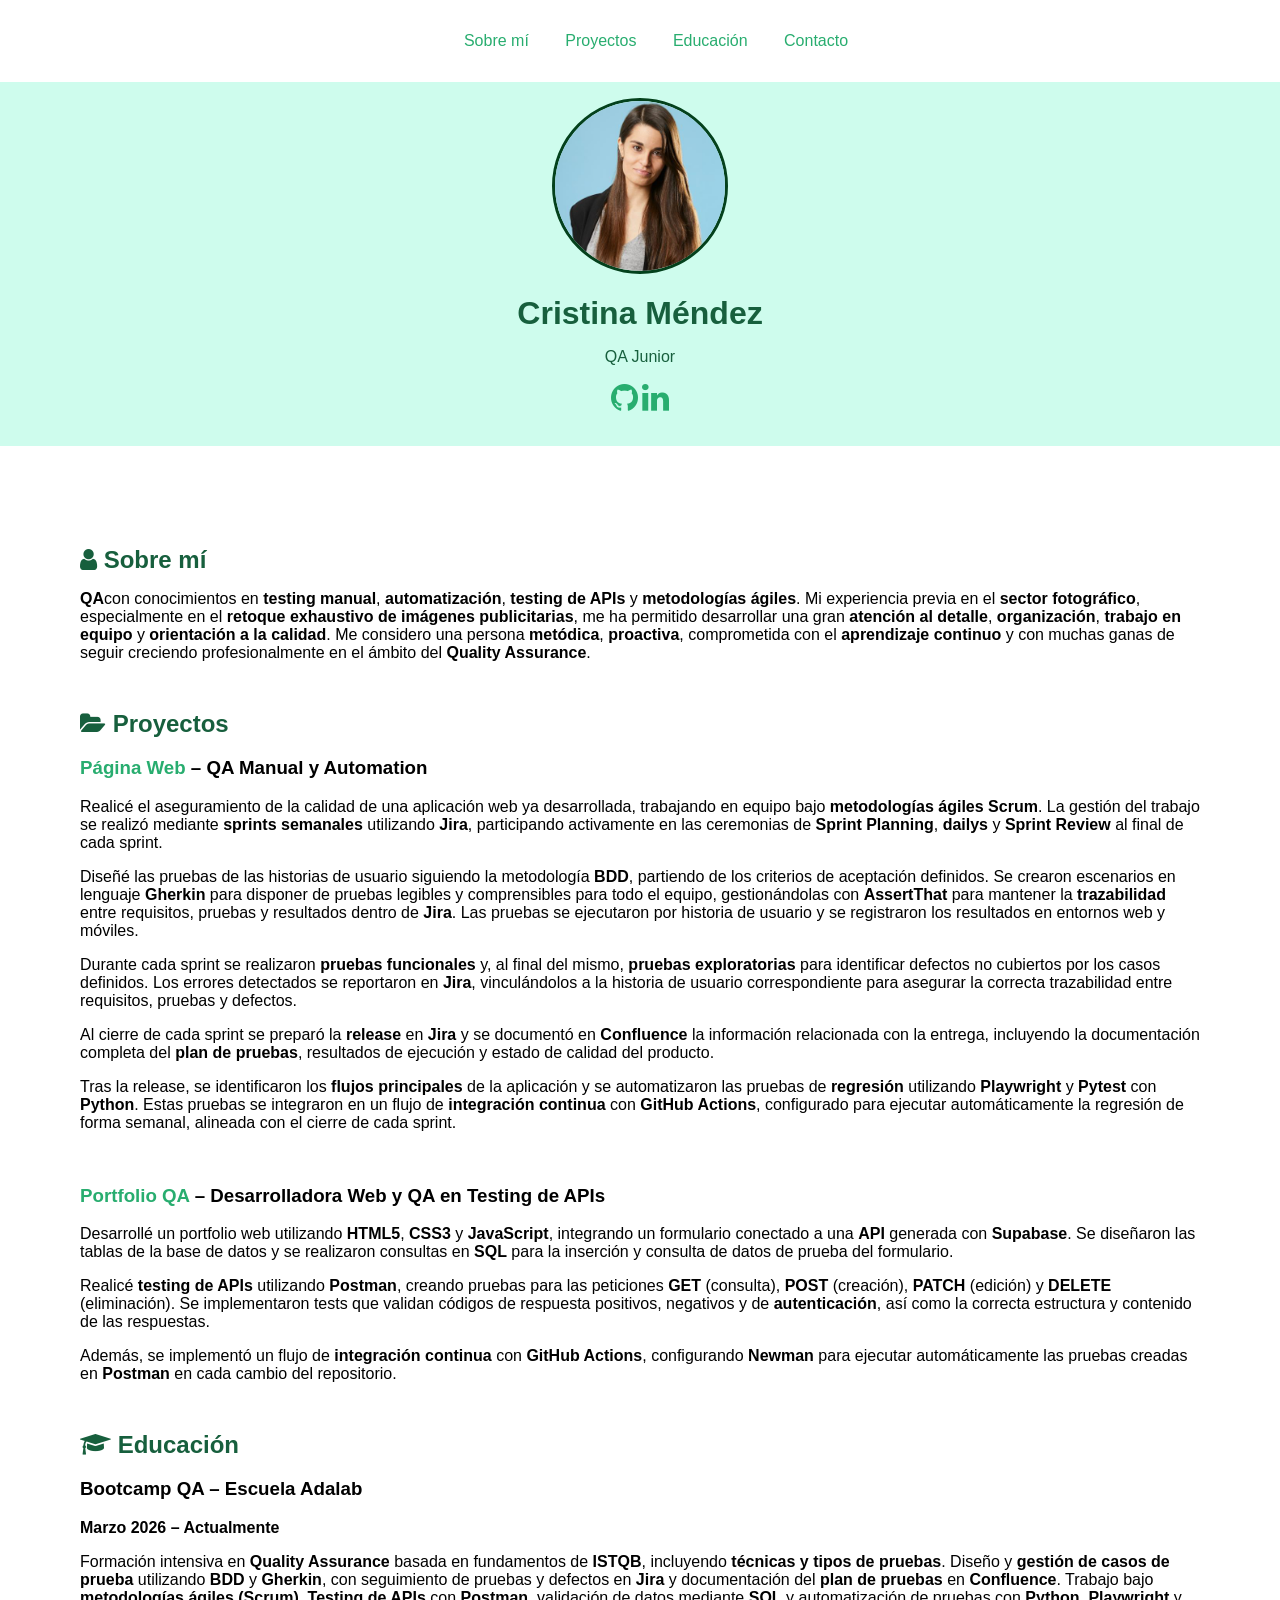
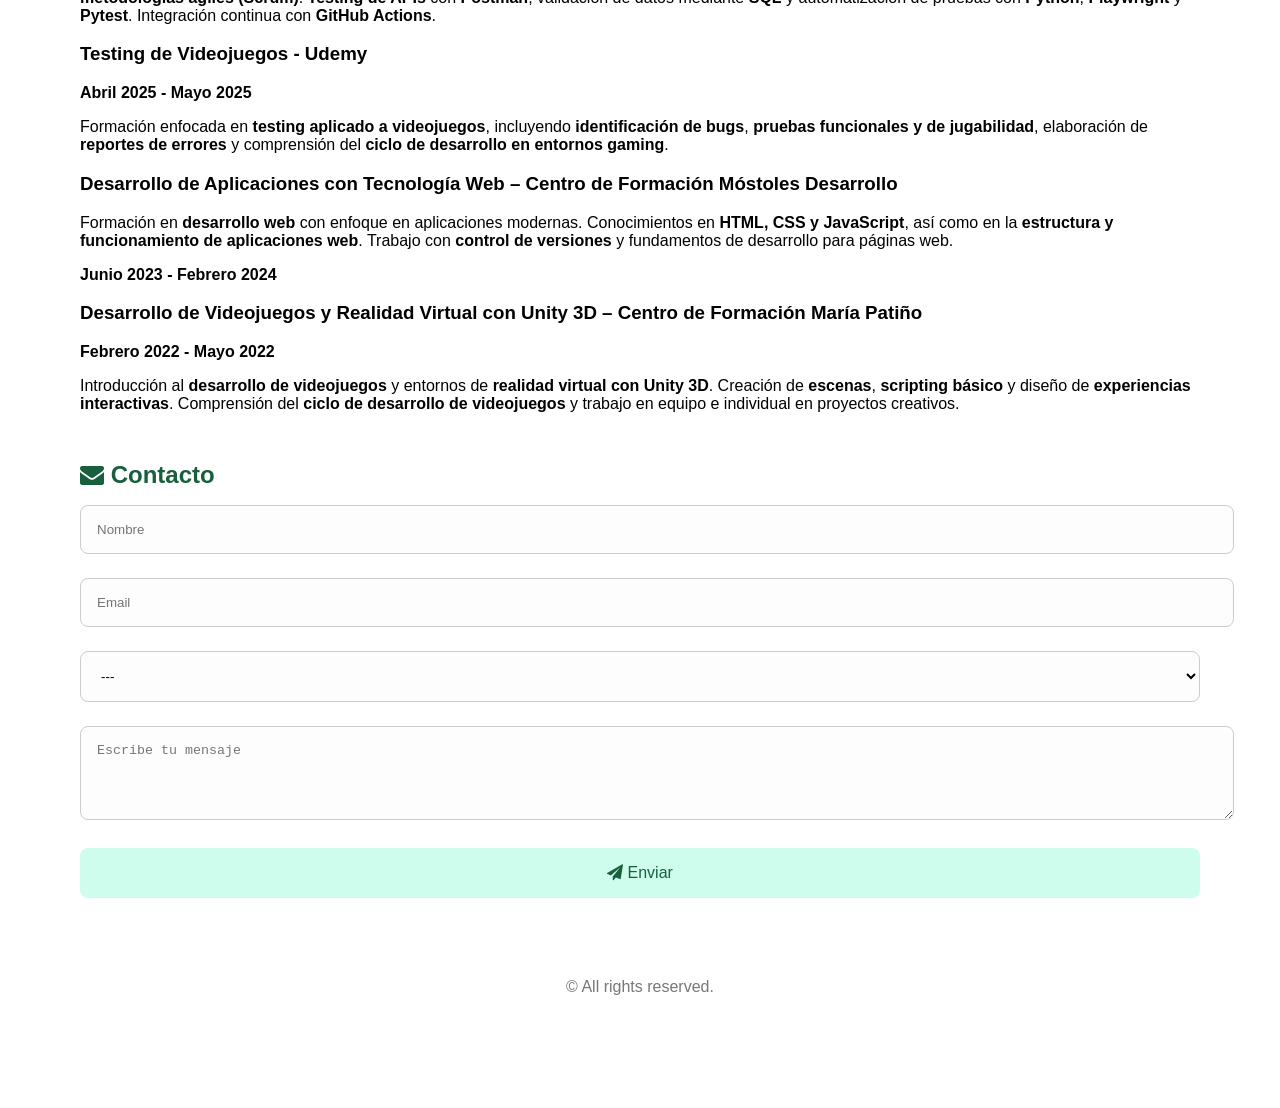
<file: index.html>
<!DOCTYPE html>
<html lang="es">

<head>
  <meta charset="UTF-8" />
  <meta name="viewport" content="width=device-width, initial-scale=1.0" />
  <meta name="description" content="Portfolio Cristina Méndez QA" />
  <meta name="author" content="Cristina Méndez" />
  <title>Cristina Méndez - Portfolio</title>
  <link href="style.css" rel="stylesheet" />
  <!-- Importar Font Awesome para los iconos -->
  <link rel="stylesheet" href="https://cdnjs.cloudflare.com/ajax/libs/font-awesome/4.7.0/css/font-awesome.min.css" />
</head>

<body>
        <!-- Menú de navegación -->
  <nav>
      <ul>
        <li><a id="menusobremi" href="#sobremi">Sobre mí</a></li>
        <li><a id="menuproyectos" href="#proyectos">Proyectos</a></li>
        <li><a id="menueducacion" href="#educacion">Educación</a></li>
        <li><a id="menucontacto" href="#contacto">Contacto</a></li>
      </ul>
    </nav>
  <header>
    <img id="foto-perfil" src="img/img-01.png" alt="Mi foto de CV">
    <h1 id="minombre">Cristina Méndez</h1>
    <p id="titulo">QA Junior</p>
    <p>
      <a id="linkgithub" href="https://github.com/CrisMendezQAOrganization" title="GitHub"
        class="fa fa-github fa-2x" aria-label="GitHub"></a>
      <a id="linklinkedin" href="https://www.linkedin.com/in/crismendezvalhondo/" title="LinkedIn"
        class="fa fa-linkedin fa-2x" aria-label="LinkedIn"></a>
    </p>
  </header>
  <main>
    <section id="sobremi">
      <h2 id="titulosobremi">
        <i class="fa fa-user"></i> Sobre mí
      </h2>
<p>
  <p><strong>QA</strong>con conocimientos en <strong>testing manual</strong>, <strong>automatización</strong>, <strong>testing de APIs</strong> y <strong>metodologías ágiles</strong>. Mi experiencia previa en el <strong>sector fotográfico</strong>, especialmente en el <strong>retoque exhaustivo de imágenes publicitarias</strong>, me ha permitido desarrollar una gran <strong>atención al detalle</strong>, <strong>organización</strong>, <strong>trabajo en equipo</strong> y <strong>orientación a la calidad</strong>. Me considero una persona <strong>metódica</strong>, <strong>proactiva</strong>, comprometida con el <strong>aprendizaje continuo</strong> y con muchas ganas de seguir creciendo profesionalmente en el ámbito del <strong>Quality Assurance</strong>.</p>
</p>

    </section>

    <section id="proyectos">
      <h2 id="tituloproyectos">
        <i class="fa fa-folder-open"></i> Proyectos
      </h2>

      <h3>
        <a id="linkproyectoapi" href="https://bootcampqa-equipo1.atlassian.net/jira/software/projects/SCRUM/boards/1" target="_blank">Página Web</a>
        – QA Manual y Automation
      </h3>
      <p>
  Realicé el aseguramiento de la calidad de una aplicación web ya desarrollada,
  trabajando en equipo bajo <strong>metodologías ágiles Scrum</strong>. La gestión del
  trabajo se realizó mediante <strong>sprints semanales</strong> utilizando
  <strong>Jira</strong>, participando activamente en las ceremonias de
  <strong>Sprint Planning</strong>, <strong>dailys</strong> y <strong>Sprint Review</strong>
  al final de cada sprint.
</p>

<p>
  Diseñé las pruebas de las historias de usuario siguiendo la metodología
  <strong>BDD</strong>, partiendo de los criterios de aceptación definidos. Se crearon
  escenarios en lenguaje <strong>Gherkin</strong> para disponer de pruebas legibles y
  comprensibles para todo el equipo, gestionándolas con <strong>AssertThat</strong> para
  mantener la <strong>trazabilidad</strong> entre requisitos, pruebas y resultados dentro
  de <strong>Jira</strong>. Las pruebas se ejecutaron por historia de usuario y se
  registraron los resultados en entornos web y móviles.
</p>

<p>
  Durante cada sprint se realizaron <strong>pruebas funcionales</strong> y, al final del
  mismo, <strong>pruebas exploratorias</strong> para identificar defectos no cubiertos por
  los casos definidos. Los errores detectados se reportaron en <strong>Jira</strong>,
  vinculándolos a la historia de usuario correspondiente para asegurar la correcta
  trazabilidad entre requisitos, pruebas y defectos.
</p>

<p>
  Al cierre de cada sprint se preparó la <strong>release</strong> en <strong>Jira</strong>
  y se documentó en <strong>Confluence</strong> la información relacionada con la entrega,
  incluyendo la documentación completa del <strong>plan de pruebas</strong>, resultados
  de ejecución y estado de calidad del producto.
</p>

<p>
  Tras la release, se identificaron los <strong>flujos principales</strong> de la
  aplicación y se automatizaron las pruebas de <strong>regresión</strong> utilizando
  <strong>Playwright</strong> y <strong>Pytest</strong> con <strong>Python</strong>. Estas
  pruebas se integraron en un flujo de <strong>integración continua</strong> con
  <strong>GitHub Actions</strong>, configurado para ejecutar automáticamente la regresión
  de forma semanal, alineada con el cierre de cada sprint.
</p>
<br>
      <h3>
        <a id="linkproyectoportafolio" href="https://github.com/CrisMendezQAOrganization/portfolio-qa">Portfolio QA</a>
        – Desarrolladora Web y QA en Testing de APIs
      </h3>
     <p>
  Desarrollé un portfolio web utilizando <strong>HTML5</strong>, <strong>CSS3</strong> y
  <strong>JavaScript</strong>, integrando un formulario conectado a una
  <strong>API</strong> generada con <strong>Supabase</strong>. Se diseñaron las tablas
  de la base de datos y se realizaron consultas en <strong>SQL</strong> para la
  inserción y consulta de datos de prueba del formulario.
</p>

<p>
  Realicé <strong>testing de APIs</strong> utilizando <strong>Postman</strong>, creando
  pruebas para las peticiones <strong>GET</strong> (consulta),
  <strong>POST</strong> (creación), <strong>PATCH</strong> (edición) y
  <strong>DELETE</strong> (eliminación). Se implementaron tests que validan códigos de
  respuesta positivos, negativos y de <strong>autenticación</strong>, así como la
  correcta estructura y contenido de las respuestas.
</p>

<p>
  Además, se implementó un flujo de <strong>integración continua</strong> con
  <strong>GitHub Actions</strong>, configurando <strong>Newman</strong> para ejecutar
  automáticamente las pruebas creadas en <strong>Postman</strong> en cada cambio del
  repositorio.
</p>
      
    </section>

    <section id="educacion">
      <h2 id="tituloeducacion">
        <i class="fa fa-graduation-cap"></i> Educación
      </h2>

      <h3>Bootcamp QA – Escuela Adalab</h3>
<p><strong>Marzo 2026 – Actualmente</strong></p>
<p>
  Formación intensiva en <strong>Quality Assurance</strong> basada en fundamentos de
  <strong>ISTQB</strong>, incluyendo <strong>técnicas y tipos de pruebas</strong>.
  Diseño y <strong>gestión de casos de prueba</strong> utilizando
  <strong>BDD</strong> y <strong>Gherkin</strong>, con seguimiento de pruebas y defectos
  en <strong>Jira</strong> y documentación del <strong>plan de pruebas</strong> en
  <strong>Confluence</strong>. Trabajo bajo <strong>metodologías ágiles (Scrum)</strong>.
  <strong>Testing de APIs</strong> con <strong>Postman</strong>, validación de datos
  mediante <strong>SQL</strong> y automatización de pruebas con <strong>Python</strong>,
  <strong>Playwright</strong> y <strong>Pytest</strong>. Integración continua con
  <strong>GitHub Actions</strong>.
</p>

      <h3>Testing de Videojuegos - Udemy</h3>
      <p><strong>Abril 2025 - Mayo 2025</strong></p>
      <p>Formación enfocada en <strong>testing aplicado a videojuegos</strong>, incluyendo <strong>identificación de bugs</strong>, <strong>pruebas funcionales y de jugabilidad</strong>, elaboración de <strong>reportes de errores</strong> y comprensión del <strong>ciclo de desarrollo en entornos gaming</strong>.</p>
      <h3>Desarrollo de Aplicaciones con Tecnología Web – Centro de Formación Móstoles Desarrollo </h3>
      <p>Formación en <strong>desarrollo web</strong> con enfoque en aplicaciones modernas. Conocimientos en <strong>HTML, CSS y JavaScript</strong>, así como en la <strong>estructura y funcionamiento de aplicaciones web</strong>. Trabajo con <strong>control de versiones</strong> y fundamentos de desarrollo para páginas web.</p>
      <p><strong>Junio 2023 - Febrero 2024</strong></p>
      <h3>Desarrollo de Videojuegos y Realidad Virtual con Unity 3D – Centro de Formación María Patiño</h3>
      <p><strong>Febrero 2022 - Mayo 2022</strong></p>
      <p>Introducción al <strong>desarrollo de videojuegos</strong> y entornos de <strong>realidad virtual con Unity 3D</strong>. Creación de <strong>escenas</strong>, <strong>scripting básico</strong> y diseño de <strong>experiencias interactivas</strong>. Comprensión del <strong>ciclo de desarrollo de videojuegos</strong> y trabajo en equipo e individual en proyectos creativos.</p>
    </section>

<section id="contacto">
  <h2 id="titulocontacto">
    <i class="fa fa-envelope"></i> Contacto
  </h2>
  <form id="contactForm" onsubmit="return enviarFormulario(event)">
    <input id="nombre" type="text" placeholder="Nombre" />
    <input id="email" type="email" placeholder="Email" required/>
    <select id="asunto"required>
      <option value="">---</option>
      <option value="info">Información</option>
      <option value="job">Oferta Trabajo</option>
      <option value="other">Otro</option>
    </select>
    <textarea id="mensaje" rows="4" placeholder="Escribe tu mensaje" maxlength="500" required></textarea>
    <button id="enviar" type="submit">
      <i class="fa fa-paper-plane"></i> Enviar
    </button>
  </form>
  <p id="formMessage"></p>
</section>


  <footer>
    <p>&copy; All rights reserved.</p>
  </footer>
</body>
<script src="script.js" defer></script>
</html>
</file>
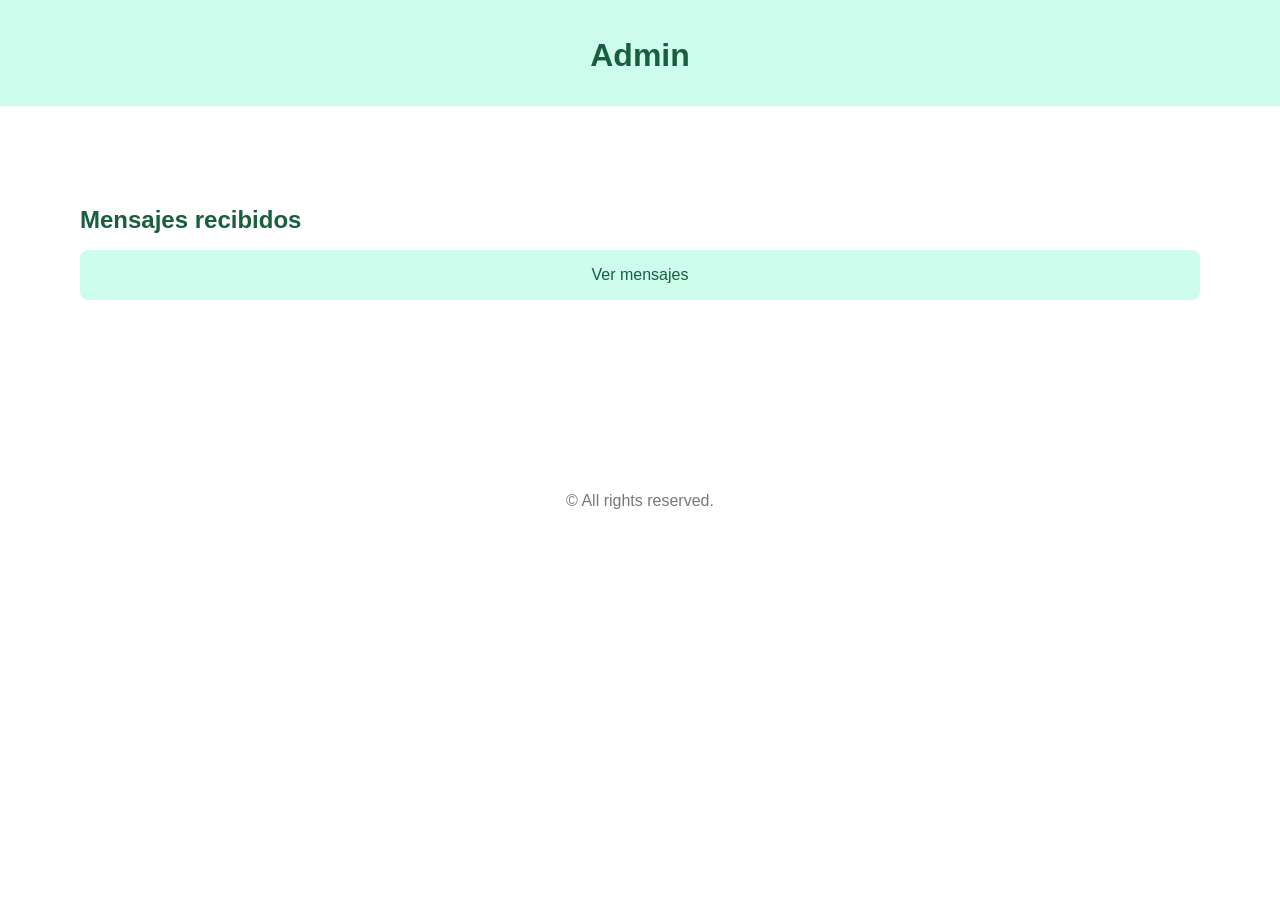
<file: admin.html>
<!DOCTYPE html>
<html lang="es">
<head>
  <meta charset="UTF-8">
  <title>Admin - Mensajes</title>
  <link rel="stylesheet" href="style.css">
</head>
<body>

<header>
  <h1>Admin</h1>
</header>

<main>
  <section id="admin">
    <h2>Mensajes recibidos</h2>
    <button id="verMensajes" onclick="mostrarDatos()">Ver mensajes</button>

    <table id="formsTable">

    </table>

    <p id="status"></p>
  </section>
</main>

<footer>
    <p>&copy; All rights reserved.</p>
</footer>

<script src="script.js"></script>

</body>
</html>
</file>
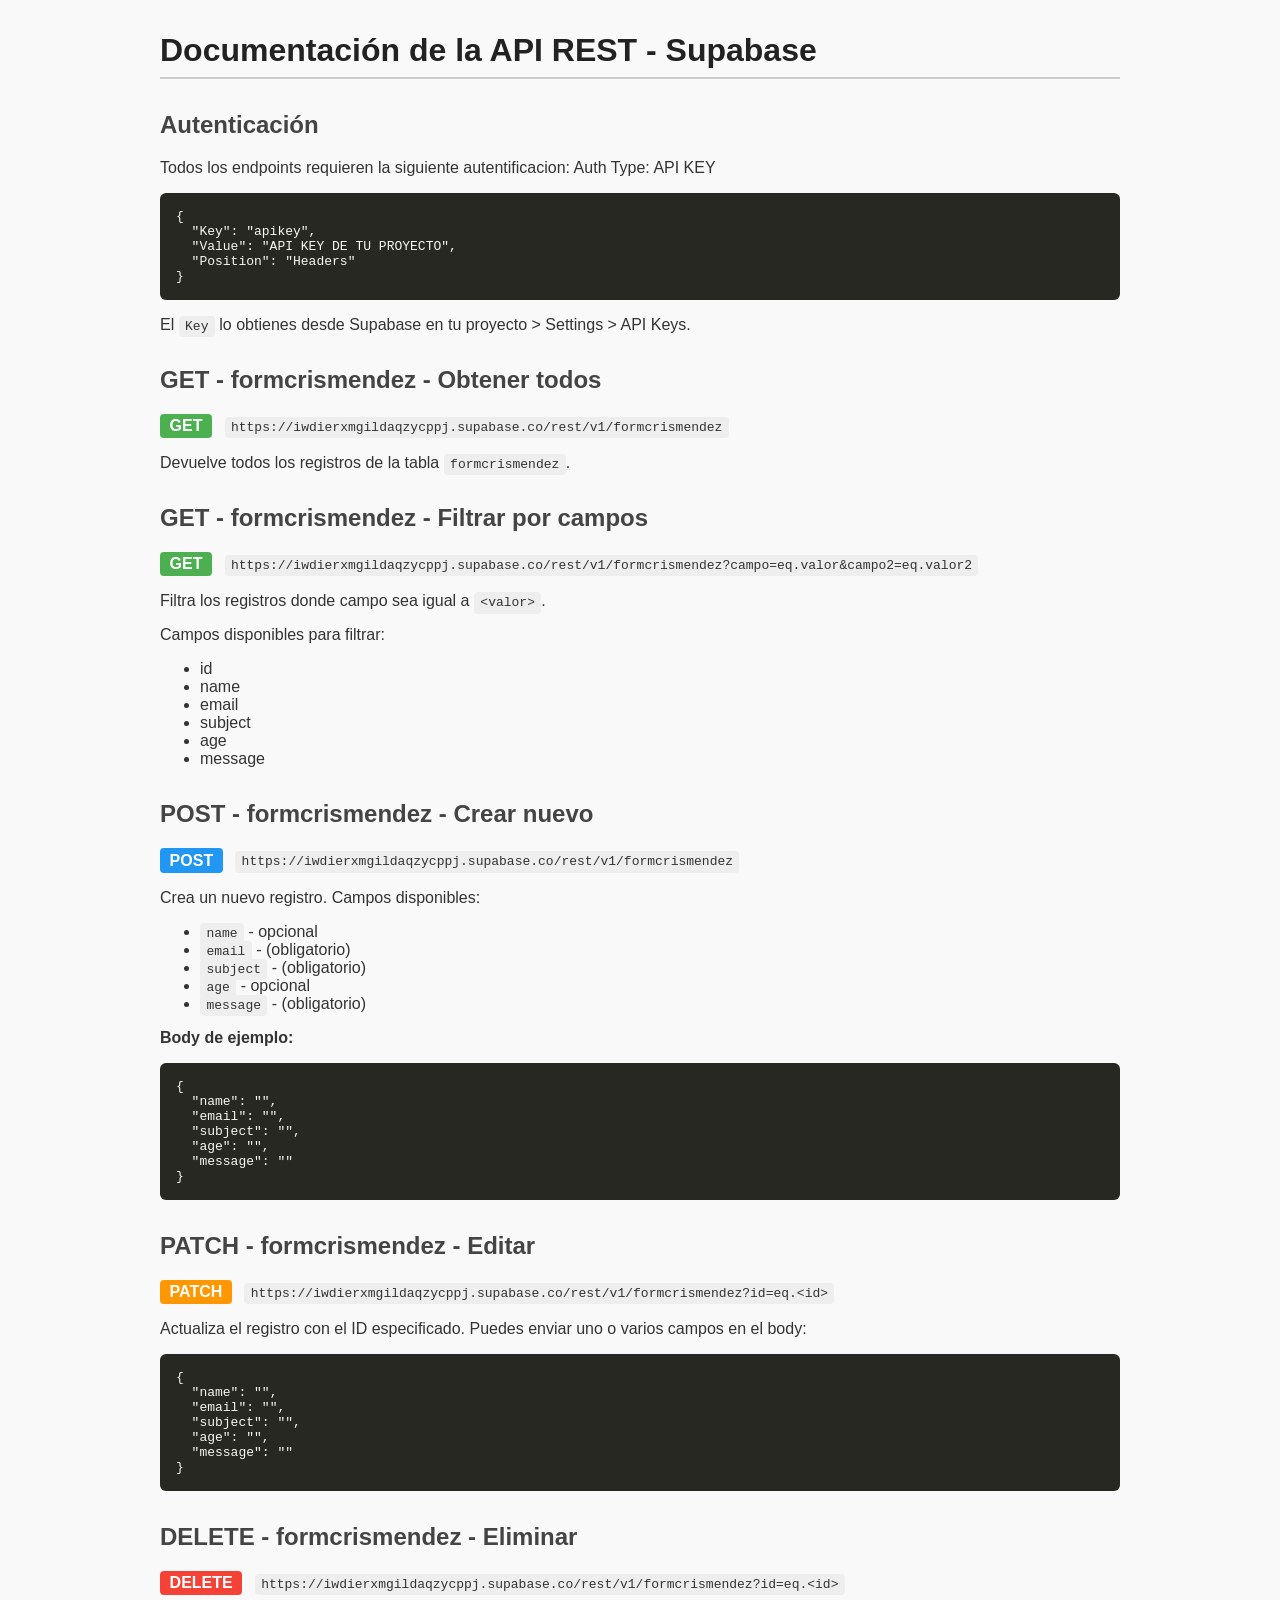
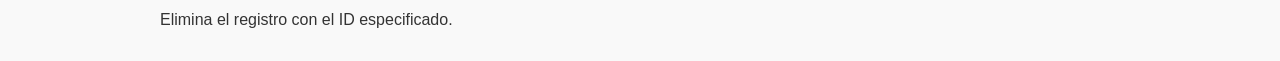
<file: apidoc.html>
<!DOCTYPE html>
<!-- saved from url=(0067)https://bootcamp-qa.github.io/ReportGenerator/documentacionapi.html -->
<html lang="es"><head><meta http-equiv="Content-Type" content="text/html; charset=UTF-8">
  
  <title>Documentación API Supabase</title>
  <style>
    body {
      font-family: 'Segoe UI', sans-serif;
      margin: 2rem auto;
      max-width: 960px;
      background: #f9f9f9;
      color: #333;
    }
    h1 { color: #222; border-bottom: 2px solid #ccc; padding-bottom: 0.5rem; }
    h2 { margin-top: 2rem; color: #444; }
    code { background: #eee; padding: 0.2rem 0.4rem; border-radius: 4px; }
    pre {
      background: #272822;
      color: #f8f8f2;
      padding: 1rem;
      border-radius: 6px;
      overflow-x: auto;
    }
    .method {
      display: inline-block;
      font-weight: bold;
      padding: 0.2rem 0.6rem;
      border-radius: 4px;
      margin-right: 0.5rem;
      color: white;
    }
    .GET { background: #4caf50; }
    .POST { background: #2196f3; }
    .PATCH { background: #ff9800; }
    .DELETE { background: #f44336; }

    label {
      display: block;
      margin-top: 1rem;
      font-weight: bold;
    }
    input[type=text] {
      width: 100%;
      padding: 0.5rem;
      font-size: 1rem;
      margin-top: 0.3rem;
      box-sizing: border-box;
    }
    button {
      margin-top: 1.5rem;
      padding: 0.6rem 1rem;
      font-size: 1rem;
      cursor: pointer;
    }
  </style>
</head>
<body>

<h1>Documentación de la API REST - Supabase</h1>

<form id="form" onsubmit="return false;" style="display: none;">
  <label for="tableName">Nombre de la tabla:</label>
  <input type="text" id="tableName" placeholder="clientes" required="">

  <label for="columns">Columnas (separadas por coma, * indica obligatorio):</label>
  <input type="text" id="columns" placeholder="nombre, telefono*, correo*" required="">

  <label for="baseUrl">Base URL:</label>
  <input type="text" id="baseUrl" placeholder="https://proyecto.supabase.co" required="">

  <button onclick="generate()">GENERAR DOCUMENTACION API</button>
</form>

<!-- Aquí pondremos la documentación generada -->
<div id="docs" style="margin-top:2rem;">
        <h2>Autenticación</h2>
    <p>Todos los endpoints requieren la siguiente autentificacion: Auth Type: API KEY</p>
    <pre>{
  "Key": "apikey",
  "Value": "API KEY DE TU PROYECTO",
  "Position": "Headers"
}</pre>
    <p>El <code>Key</code> lo obtienes desde Supabase en tu proyecto &gt; Settings &gt; API Keys.</p>
  
    <h2>GET - formcrismendez - Obtener todos </h2>
    <p><span class="method GET">GET</span> <code>https://iwdierxmgildaqzycppj.supabase.co/rest/v1/formcrismendez</code></p>
    <p>Devuelve todos los registros de la tabla <code>formcrismendez</code>.</p>

    <h2>GET - formcrismendez - Filtrar por campos</h2>
    <p><span class="method GET">GET</span> <code>https://iwdierxmgildaqzycppj.supabase.co/rest/v1/formcrismendez?campo=eq.valor&amp;campo2=eq.valor2</code></p>
    <p>Filtra los registros donde campo sea igual a <code>&lt;valor&gt;</code>.</p>
    <p>Campos disponibles para filtrar:</p>
    <ul>
      <li>id</li><li>name</li><li>email</li><li>subject</li><li>age</li><li>message</li>
    </ul>

    <h2>POST - formcrismendez - Crear nuevo</h2>
    <p><span class="method POST">POST</span> <code>https://iwdierxmgildaqzycppj.supabase.co/rest/v1/formcrismendez</code></p>
    <p>Crea un nuevo registro. Campos disponibles:</p>
    <ul>
      <li><code>name</code> - opcional</li><li><code>email</code> -  (obligatorio)</li><li><code>subject</code> -  (obligatorio)</li><li><code>age</code> - opcional</li><li><code>message</code> -  (obligatorio)</li>
    </ul>
    <p><strong>Body de ejemplo:</strong></p>
    <pre>{
  "name": "",
  "email": "",
  "subject": "",
  "age": "",
  "message": ""
}</pre>

    <h2>PATCH - formcrismendez - Editar </h2>
    <p><span class="method PATCH">PATCH</span> <code>https://iwdierxmgildaqzycppj.supabase.co/rest/v1/formcrismendez?id=eq.&lt;id&gt;</code></p>
    <p>Actualiza el registro con el ID especificado. Puedes enviar uno o varios campos en el body:</p>
    <pre>{
  "name": "<nuevo string="">",
  "email": "<nuevo string="">",
  "subject": "<nuevo string="">",
  "age": "<nuevo string="">",
  "message": "<nuevo string="">"
}</nuevo></nuevo></nuevo></nuevo></nuevo></pre>

    <h2>DELETE - formcrismendez - Eliminar </h2>
    <p><span class="method DELETE">DELETE</span> <code>https://iwdierxmgildaqzycppj.supabase.co/rest/v1/formcrismendez?id=eq.&lt;id&gt;</code></p>
    <p>Elimina el registro con el ID especificado.</p>


  </div>

<script>
function generate() {
  let tableName = document.getElementById('tableName').value.trim() || 'clientes';
  const columnsRaw = document.getElementById('columns').value.trim();
  const baseUrlRaw = document.getElementById('baseUrl').value.trim() || 'https://<TU_PROYECTO>.supabase.co';

  // Procesar columnas
  const colsArr = columnsRaw.split(',').map(c => c.trim()).filter(c => c.length > 0);

  const columns = colsArr.map(col => {
    let required = false;
    let name = col;
    if (col.endsWith('*')) {
      required = true;
      name = col.slice(0, -1).trim();
    }
    return { name, type: "string", required };
  });

  const baseUrl = `${baseUrlRaw}/rest/v1/${tableName}`;

  function generatePostBody() {
    const obj = {};
    columns.forEach(col => {
      if (col.name !== "id") {
        obj[col.name] = "";
      }
    });
    return JSON.stringify(obj, null, 2);
  }

  function generatePatchBody() {
    const obj = {};
    columns.forEach(col => {
      if (col.name !== "id") {
        obj[col.name] = `<nuevo ${col.type}>`;
      }
    });
    return JSON.stringify(obj, null, 2);
  }

  // Construir el HTML para la documentación
  let html = `
        <h2>Autenticación</h2>
    <p>Todos los endpoints requieren la siguiente autentificacion: Auth Type: API KEY</p>
    <pre>{
  "Key": "apikey",
  "Value": "API KEY DE TU PROYECTO",
  "Position": "Headers"
}</pre>
    <p>El <code>Key</code> lo obtienes desde Supabase en tu proyecto &gt; Settings &gt; API Keys.</p>
  
    <h2>GET - ${tableName} - Obtener todos </h2>
    <p><span class="method GET">GET</span> <code>${baseUrl}</code></p>
    <p>Devuelve todos los registros de la tabla <code>${tableName}</code>.</p>

    <h2>GET - ${tableName} - Filtrar por campos</h2>
    <p><span class="method GET">GET</span> <code>${baseUrl}?campo=eq.valor&campo2=eq.valor2</code></p>
    <p>Filtra los registros donde campo sea igual a <code>&lt;valor&gt;</code>.</p>
    <p>Campos disponibles para filtrar:</p>
    <ul>
      ${columns.map(col => `<li>${col.name}</li>`).join('')}
    </ul>

    <h2>POST - ${tableName} - Crear nuevo</h2>
    <p><span class="method POST">POST</span> <code>${baseUrl}</code></p>
    <p>Crea un nuevo registro. Campos disponibles:</p>
    <ul>
      ${columns.filter(c => c.name !== 'id').map(col => `<li><code>${col.name}</code> - ${col.required ? " (obligatorio)" : "opcional"}</li>`).join('')}
    </ul>
    <p><strong>Body de ejemplo:</strong></p>
    <pre>${generatePostBody()}</pre>

    <h2>PATCH - ${tableName} - Editar </h2>
    <p><span class="method PATCH">PATCH</span> <code>${baseUrl}?id=eq.&lt;id&gt;</code></p>
    <p>Actualiza el registro con el ID especificado. Puedes enviar uno o varios campos en el body:</p>
    <pre>${generatePatchBody()}</pre>

    <h2>DELETE - ${tableName} - Eliminar </h2>
    <p><span class="method DELETE">DELETE</span> <code>${baseUrl}?id=eq.&lt;id&gt;</code></p>
    <p>Elimina el registro con el ID especificado.</p>


  `;

  document.getElementById('docs').innerHTML = html;
   document.getElementById('form').style.display = 'none';
  
}


</script>




</body></html>
</file>
<file: style.css>
body {
  font-family: 'Inter', sans-serif;
  font-size: 1rem;
  color: black;
  margin: 0;
}

header {
  font-family:'Inter', sans-serif;
  background-color: rgb(206, 252, 237);
  color: rgb(23, 95, 61);
  padding: 1rem;
  text-align: center;
}

#foto-perfil {
  width: 170px;
  height: 170px;
  border-radius:50%;
  object-fit: cover;
  border: 3px solid #04411c;
  display: block;
  margin: 0 auto;
}

main {
  padding: 5rem;
  text-align: left;
}

nav {
  text-align: center;
  width:100%;
  padding: 1rem;
}

nav ul {
  padding: 0;
  margin: 0;
  background-color: white;
  
}

nav ul li {
  display: inline-block;
  margin: 0rem;
  font-size: 1rem;
  padding: 1rem;
  border-radius: 0.5rem ;

}
/* Menú vertical en móvil */
@media (max-width: 768px) {
  nav ul li {
    display: block;
    margin: 0.8rem 0;
  }
}

h1 {
  font-family: 'Inter', sans-serif;
  font-size: 2rem;
  margin-bottom: 1rem;
}

p {
  font-family: 'Inter', sans-serif;
  font-size: 1rem;
  margin-bottom: 1rem;
}

a {
  font-family: 'Inter', sans-serif;
  color:rgb(40, 173, 111);
  text-decoration: none;
}

a:hover {
  text-decoration: underline;
}

section {
  margin-bottom: 3rem;
}

h2 {
  font-size: 1.5rem;
  margin-bottom: 1rem;
  color: rgb(23, 95, 61);
}

/* FORMULARIO */
form {
  width: 100%;
  font-size: 1rem;
}

input,
textarea,
select {
  width: 100%;
  padding: 1rem;
  margin-bottom: 1.5rem;
  border: 1px solid #ccc;
  border-radius: 0.5rem;
  background-color: #fdfdfd;
}

button {
  width: 100%;
  padding: 1rem;
  background-color: rgb(206, 252, 237);
  color: rgb(23, 95, 61);
  border: none;
  border-radius: 0.5rem;
  font-size: 1rem;
}

footer {
  margin-top: 2rem;
  padding: 1rem;
  font-size: 0.9rem;
  color: #777;
  text-align: center;
}

table {
  width: 100%;
  border-collapse: collapse;
  table-layout: fixed; /* CLAVE */
}

th, td {
  border: 1px solid #ddd;
  padding: 6px;
  font-size: 14px;
  word-wrap: break-word;
  overflow-wrap: break-word;
}

thead {
  background-color: #f4f4f4;
}

/* Móvil */
@media (max-width: 768px) {
  th, td {
    font-size: 12px;
    padding: 4px;
  }
}
</file>
